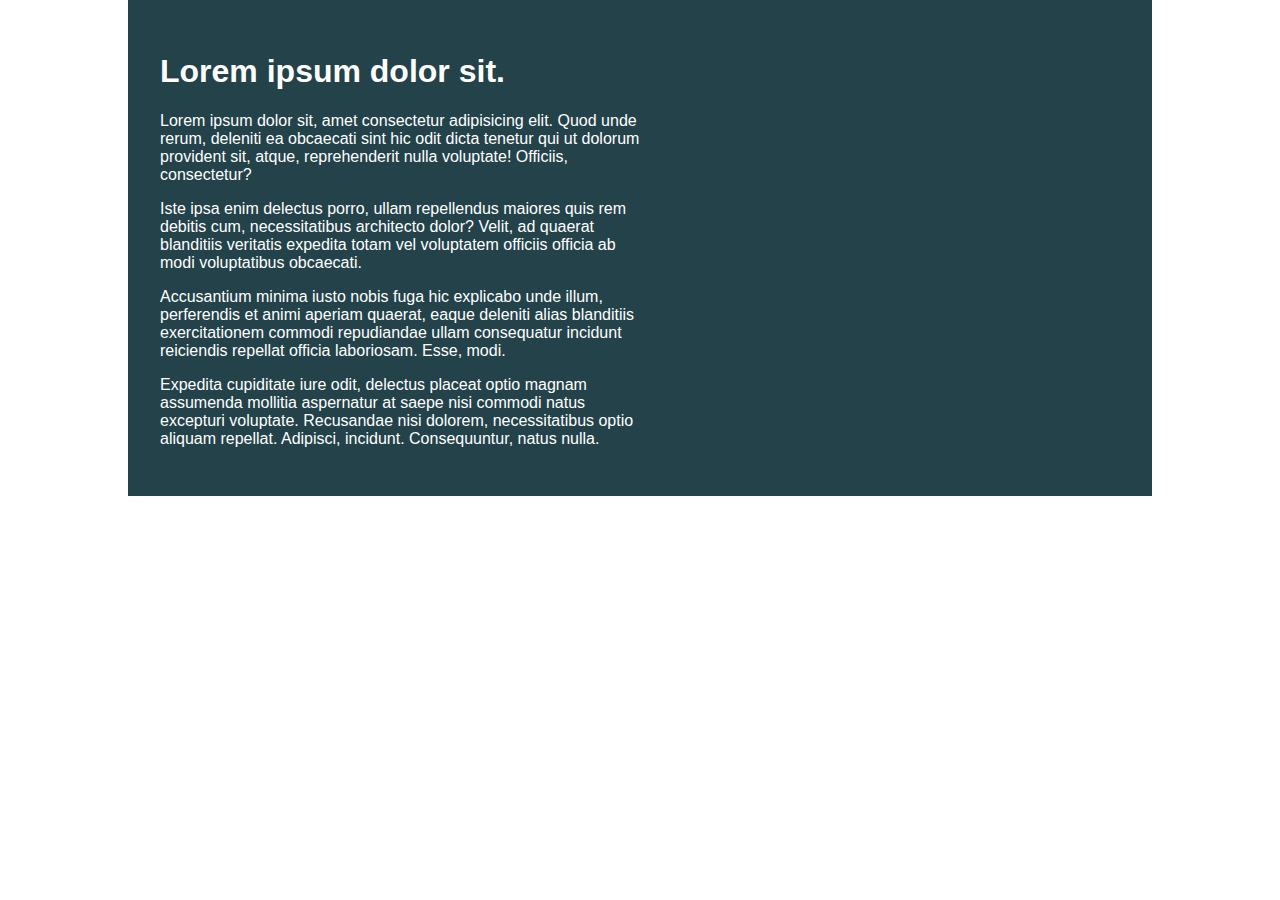
<file: challenge-01/index.html>
<!DOCTYPE html>
<html lang="en">

<head>
    <meta charset="UTF-8">
    <meta name="viewport" content="width=device-width, initial-scale=1.0">
    <title>Day 01</title>

    <link rel="stylesheet" href="style.css">
</head>

<body>
    <div class="container">
        <div class="intro-content">
            <h1>Lorem ipsum dolor sit.</h1>
            <p>Lorem ipsum dolor sit, amet consectetur adipisicing elit. Quod unde rerum, deleniti ea obcaecati sint hic
                odit dicta tenetur qui ut dolorum provident sit, atque, reprehenderit nulla voluptate! Officiis,
                consectetur?</p>
            <p>Iste ipsa enim delectus porro, ullam repellendus maiores quis rem debitis cum, necessitatibus architecto
                dolor? Velit, ad quaerat blanditiis veritatis expedita totam vel voluptatem officiis officia ab modi
                voluptatibus obcaecati.</p>
            <p>Accusantium minima iusto nobis fuga hic explicabo unde illum, perferendis et animi aperiam quaerat, eaque
                deleniti alias blanditiis exercitationem commodi repudiandae ullam consequatur incidunt reiciendis
                repellat officia laboriosam. Esse, modi.</p>
            <p>Expedita cupiditate iure odit, delectus placeat optio magnam assumenda mollitia aspernatur at saepe nisi
                commodi natus excepturi voluptate. Recusandae nisi dolorem, necessitatibus optio aliquam repellat.
                Adipisci, incidunt. Consequuntur, natus nulla.</p>
        </div>
    </div>
</body>

</html>
</file>
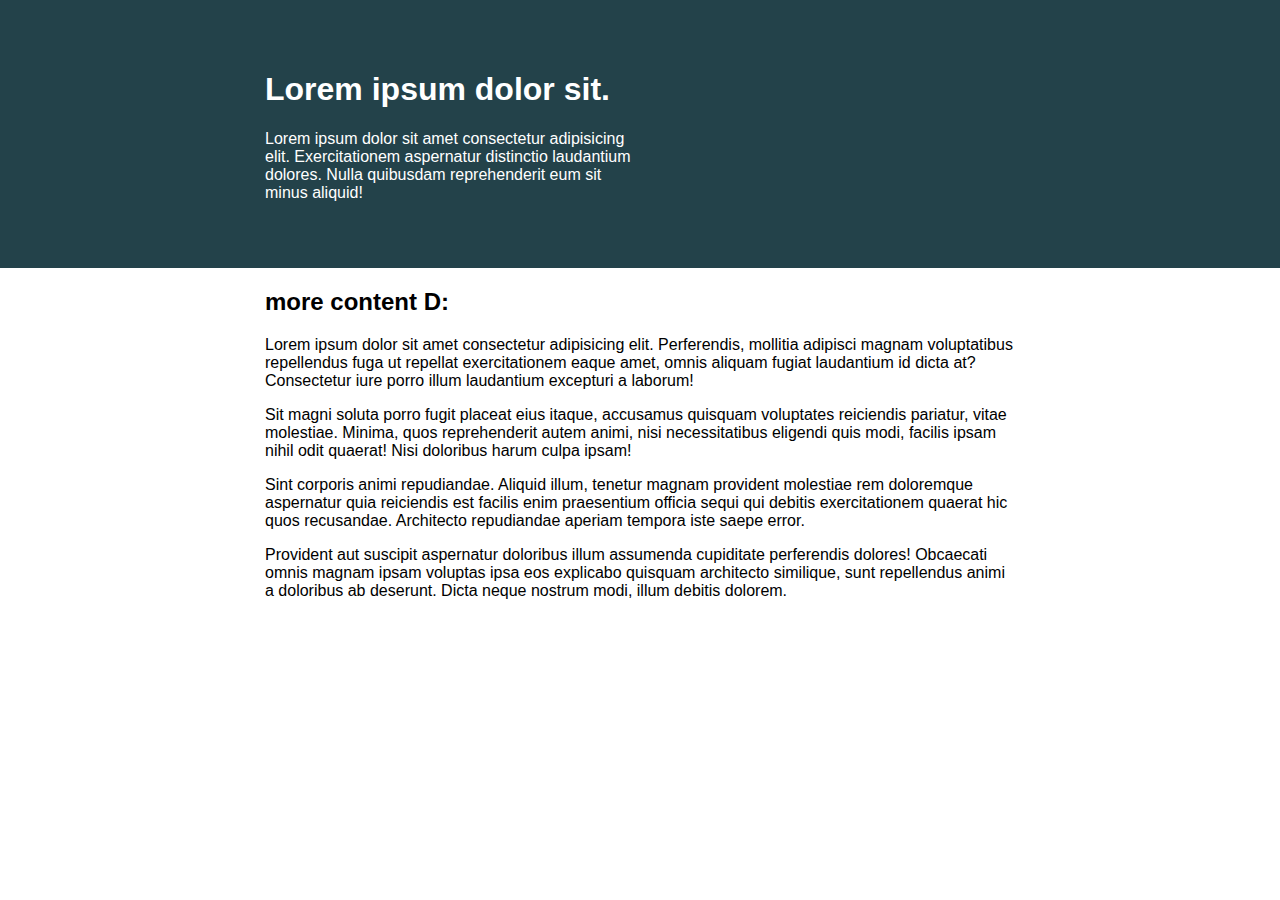
<file: challenge-02/index.html>
<!DOCTYPE html>
<html lang="en">

<head>
    <meta charset="UTF-8">
    <meta name="viewport" content="width=device-width, initial-scale=1.0">
    <title>Day 02</title>

    <link rel="stylesheet" href="style.css">
</head>

<body>

    <div class="container">
        <div class="container-center">
            <div class="intro-content">
                <h1>Lorem ipsum dolor sit.</h1>
                <p>Lorem ipsum dolor sit amet consectetur adipisicing elit. Exercitationem aspernatur distinctio
                    laudantium dolores. Nulla quibusdam reprehenderit eum sit minus aliquid!</p>
            </div>
        </div>
    </div>


    <div class="container-center">
        <h2>more content D:</h2>
        <p>Lorem ipsum dolor sit amet consectetur adipisicing elit. Perferendis, mollitia adipisci magnam voluptatibus
            repellendus fuga ut repellat exercitationem eaque amet, omnis aliquam fugiat laudantium id dicta at?
            Consectetur
            iure porro illum laudantium excepturi a laborum!</p>
        <p>Sit magni soluta porro fugit placeat eius itaque, accusamus quisquam voluptates reiciendis pariatur, vitae
            molestiae. Minima, quos reprehenderit autem animi, nisi necessitatibus eligendi quis modi, facilis ipsam
            nihil
            odit quaerat! Nisi doloribus harum culpa ipsam!</p>
        <p>Sint corporis animi repudiandae. Aliquid illum, tenetur magnam provident molestiae rem doloremque aspernatur
            quia
            reiciendis est facilis enim praesentium officia sequi qui debitis exercitationem quaerat hic quos
            recusandae.
            Architecto repudiandae aperiam tempora iste saepe error.</p>
        <p>Provident aut suscipit aspernatur doloribus illum assumenda cupiditate perferendis dolores! Obcaecati omnis
            magnam ipsam voluptas ipsa eos explicabo quisquam architecto similique, sunt repellendus animi a doloribus
            ab
            deserunt. Dicta neque nostrum modi, illum debitis dolorem.</p>
    </div>


</body>

</html>
</file>
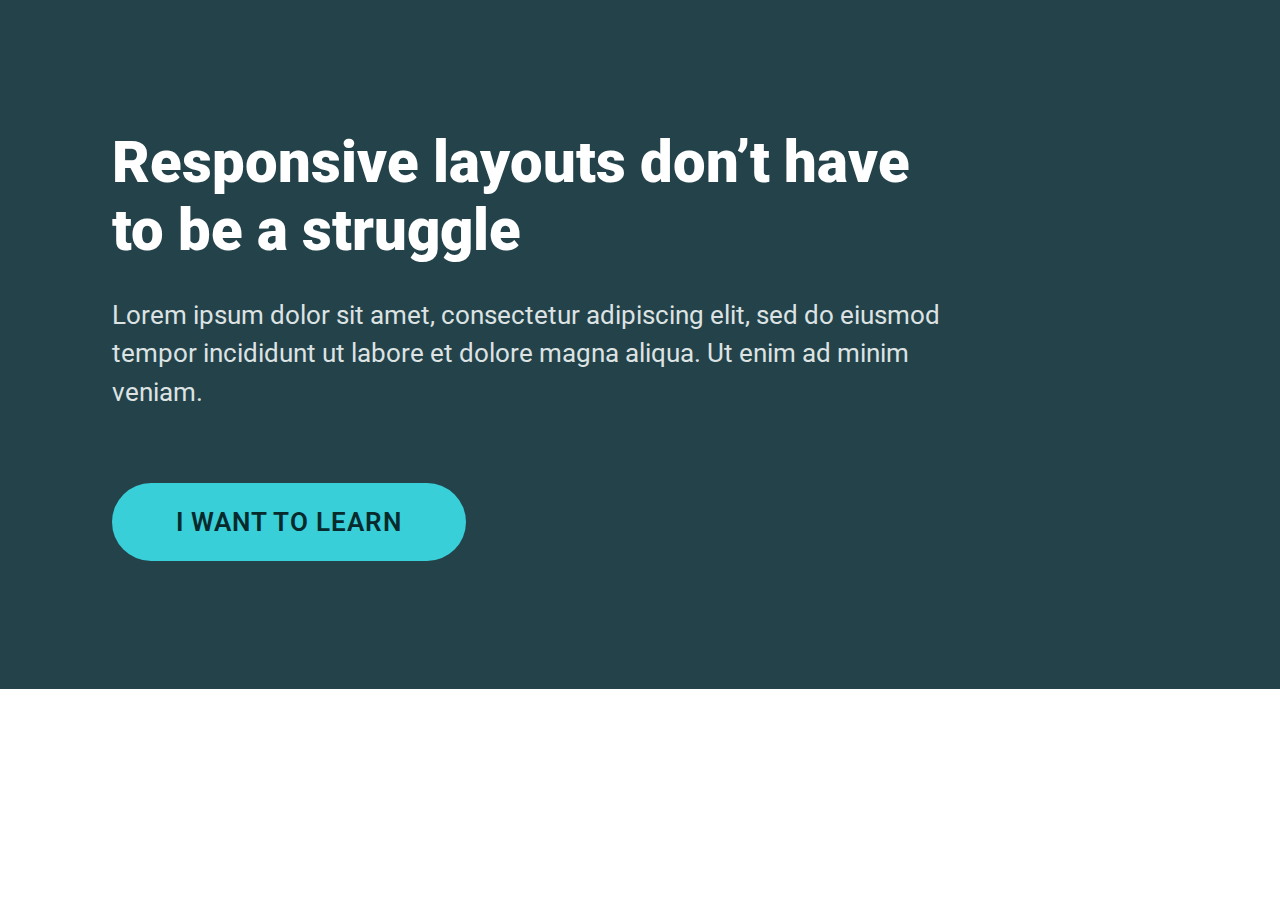
<file: challenge-03/index.html>
<!DOCTYPE html>
<html lang="en">

<head>
    <meta charset="UTF-8">
    <meta http-equiv="X-UA-Compatible" content="IE=edge">
    <meta name="viewport" content="width=device-width, initial-scale=1.0">
    <link href="https://fonts.googleapis.com/css2?family=Roboto:wght@300;400;500;700;900&display=swap" rel="stylesheet">
    <link rel="stylesheet" href="styles.css">
    <title>Day 03</title>
</head>

<body>
    <div class="hero">
        <div class="container">
            <h1 class="title">
                Responsive layouts don’t have
                to be a struggle
            </h1>
            <p class="paragraph">
                Lorem ipsum dolor sit amet, consectetur adipiscing elit, sed do eiusmod
                tempor incididunt ut labore et dolore magna aliqua. Ut enim ad minim
                veniam.
            </p>
            <a class="button" href="#">I want to learn</a>
        </div>
    </div>
</body>

</html>
</file>
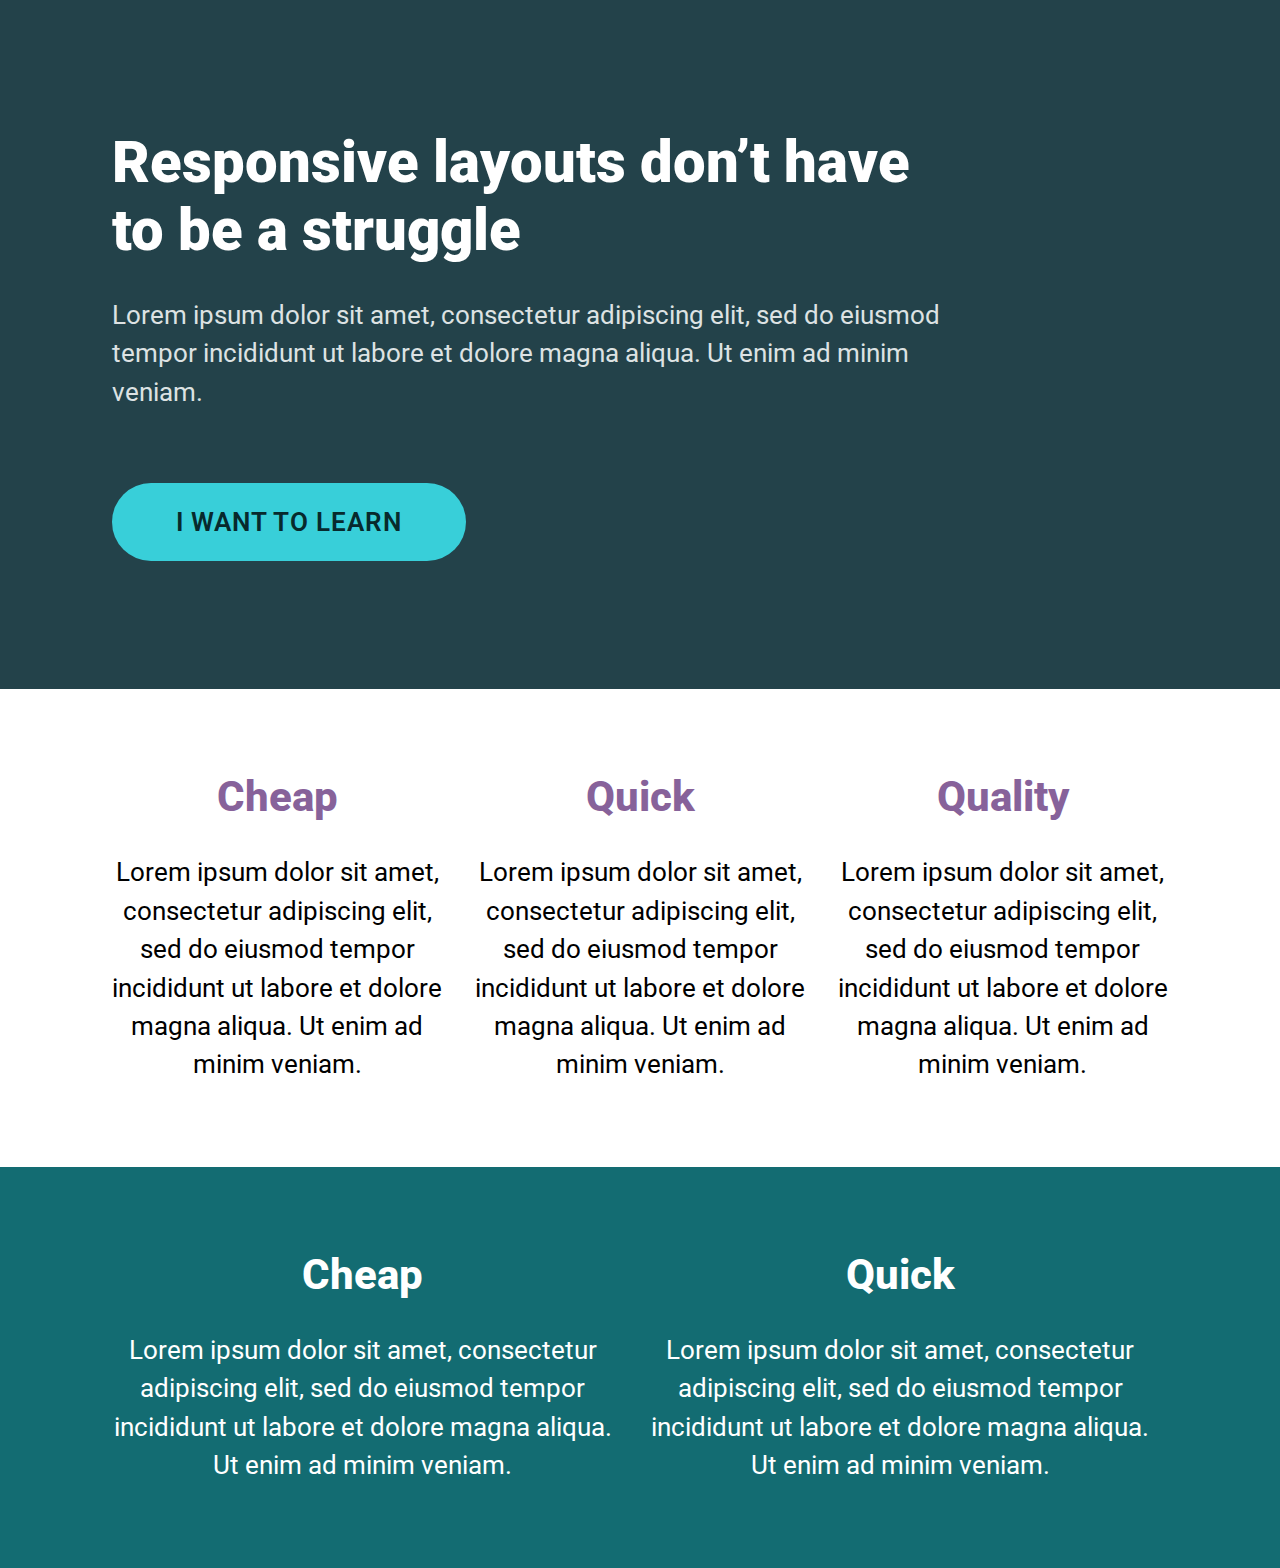
<file: challenge-04/index.html>
<!DOCTYPE html>
<html lang="en">

<head>
    <meta charset="UTF-8">
    <meta http-equiv="X-UA-Compatible" content="IE=edge">
    <meta name="viewport" content="width=device-width, initial-scale=1.0">
    <link href="https://fonts.googleapis.com/css2?family=Roboto:wght@300;400;500;700;900&display=swap" rel="stylesheet">
    <link rel="stylesheet" href="styles.css">
    <title>Day 03</title>
</head>

<body>
    <div class="hero">
        <div class="container">
            <h1 class="title">
                Responsive layouts don’t have
                to be a struggle
            </h1>
            <p class="hero__paragraph paragraph">
                Lorem ipsum dolor sit amet, consectetur adipiscing elit, sed do eiusmod
                tempor incididunt ut labore et dolore magna aliqua. Ut enim ad minim
                veniam.
            </p>
            <a class="button" href="#">I want to learn</a>
        </div>
    </div>
    <div class="flex-container">
        <div class="article">
            <h2 class="article__heading article__heading--purple">Cheap</h2>
            <p class="paragraph">
                Lorem ipsum dolor sit amet, consectetur
                adipiscing elit, sed do eiusmod tempor
                incididunt ut labore et dolore magna
                aliqua. Ut enim ad minim veniam.
            </p>
        </div>
        <div class="article">
            <h2 class="article__heading article__heading--purple">Quick</h2>
            <p class="paragraph">
                Lorem ipsum dolor sit amet, consectetur
                adipiscing elit, sed do eiusmod tempor
                incididunt ut labore et dolore magna
                aliqua. Ut enim ad minim veniam.
            </p>
        </div>
        <div class="article">
            <h2 class="article__heading article__heading--purple">Quality</h2>
            <p class="paragraph">
                Lorem ipsum dolor sit amet, consectetur
                adipiscing elit, sed do eiusmod tempor
                incididunt ut labore et dolore magna
                aliqua. Ut enim ad minim veniam.
            </p>
        </div>
    </div>
    <div class="wrapper">
        <div class="wrapper-inner">
            <div class="article">
                <h2 class="article__heading">Cheap</h2>
                <p class="paragraph">
                    Lorem ipsum dolor sit amet, consectetur
                    adipiscing elit, sed do eiusmod tempor
                    incididunt ut labore et dolore magna
                    aliqua. Ut enim ad minim veniam.
                </p>
            </div>
            <div class="article">
                <h2 class="article__heading">Quick</h2>
                <p class="paragraph">
                    Lorem ipsum dolor sit amet, consectetur
                    adipiscing elit, sed do eiusmod tempor
                    incididunt ut labore et dolore magna
                    aliqua. Ut enim ad minim veniam.
                </p>
            </div>
        </div>
    </div>

</body>

</html>
</file>
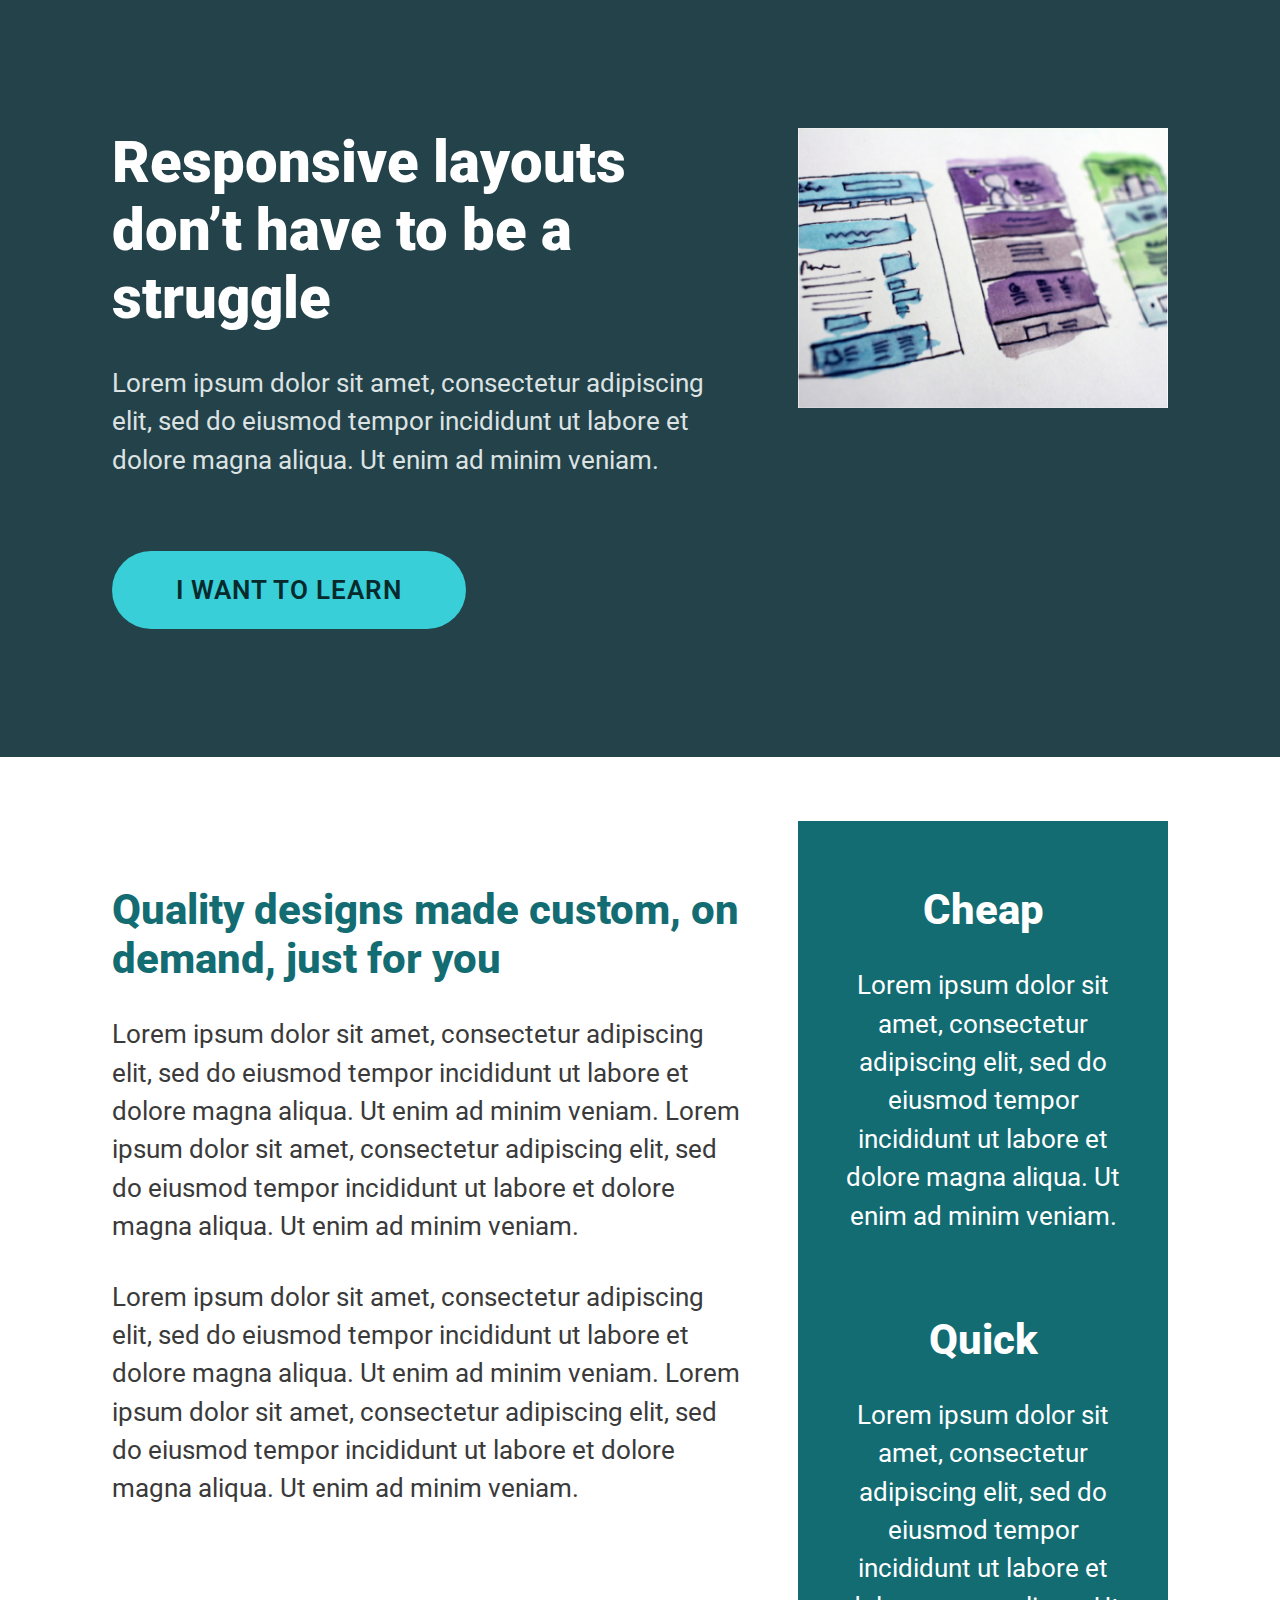
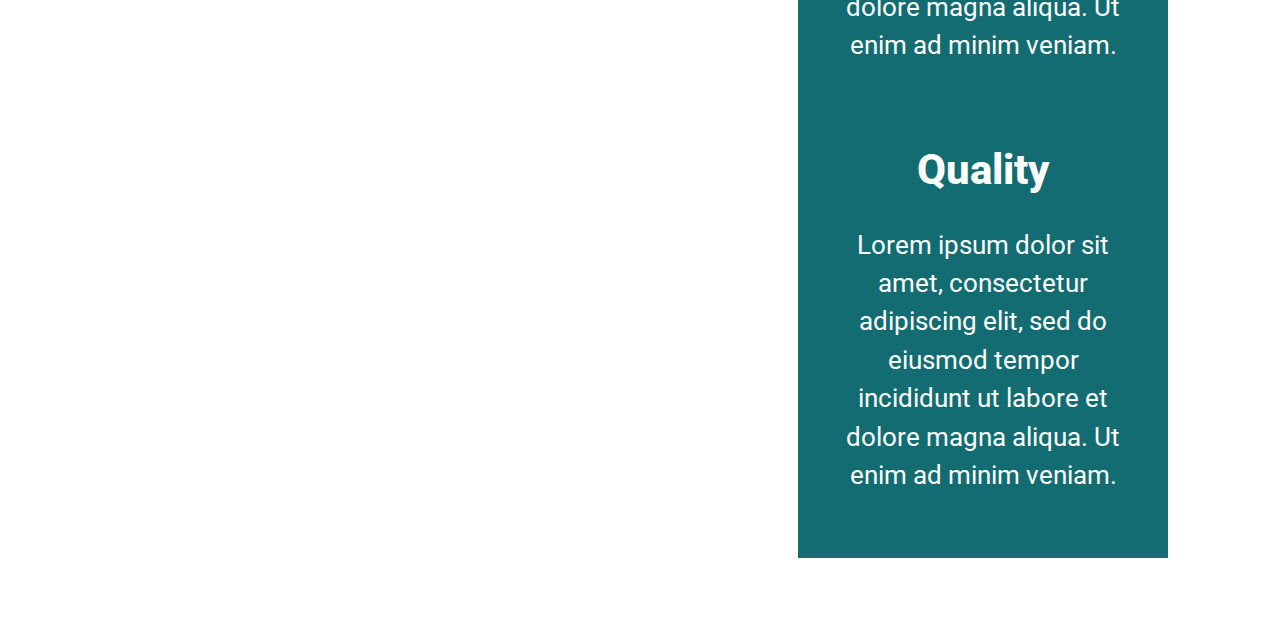
<file: challenge-05/index.html>
<!DOCTYPE html>
<html lang="en">

<head>
    <meta charset="UTF-8">
    <meta http-equiv="X-UA-Compatible" content="IE=edge">
    <meta name="viewport" content="width=device-width, initial-scale=1.0">
    <link href="https://fonts.googleapis.com/css2?family=Roboto:wght@300;400;500;700;900&display=swap" rel="stylesheet">
    <link rel="stylesheet" href="styles.css">
    <title>Day 03</title>
</head>

<body>
    <div class="hero">
        <div class="d-flex">
            <div class="hero__text">
                <h1 class="title">
                    Responsive layouts don’t have
                    to be a struggle
                </h1>
                <p class="hero__paragraph paragraph">
                    Lorem ipsum dolor sit amet, consectetur adipiscing elit, sed do eiusmod
                    tempor incididunt ut labore et dolore magna aliqua. Ut enim ad minim
                    veniam.
                </p>
                <a class="button" href="#">I want to learn</a>
            </div>
            <div class="hero__img-wrapper">
                <img class="hero__img" src="./hero-img.jpg" alt="layout sketches">
            </div>
        </div>
    </div>
    <div class="container d-flex">
        <section class="article">
            <h2 class="article__heading heading">
                Quality designs made custom, on demand,
                just for you
            </h2>
            <p class="article__paragraph paragraph">Lorem ipsum dolor sit amet, consectetur adipiscing elit, sed do
                eiusmod
                tempor incididunt ut labore et dolore magna aliqua. Ut enim ad minim
                veniam. Lorem ipsum dolor sit amet, consectetur adipiscing elit, sed do
                eiusmod tempor incididunt ut labore et dolore magna aliqua. Ut enim ad
                minim veniam.</p>
            <p class="article__paragraph paragraph">Lorem ipsum dolor sit amet, consectetur adipiscing elit, sed do
                eiusmod
                tempor incididunt ut labore et dolore magna aliqua. Ut enim ad minim
                veniam. Lorem ipsum dolor sit amet, consectetur adipiscing elit, sed do
                eiusmod tempor incididunt ut labore et dolore magna aliqua. Ut enim ad
                minim veniam.</p>
        </section>
        <div class="sidebar d-flex d-flex--col">
            <div class="sidebar__card">
                <h2 class="sidebar__heading heading">Cheap</h2>
                <p class="paragraph">
                    Lorem ipsum dolor sit amet, consectetur
                    adipiscing elit, sed do eiusmod tempor
                    incididunt ut labore et dolore magna
                    aliqua. Ut enim ad minim veniam.
                </p>
            </div>
            <div class="sidebar__card">
                <h2 class="sidebar__heading heading">Quick</h2>
                <p class="paragraph">
                    Lorem ipsum dolor sit amet, consectetur
                    adipiscing elit, sed do eiusmod tempor
                    incididunt ut labore et dolore magna
                    aliqua. Ut enim ad minim veniam.
                </p>
            </div>
            <div class="sidebar__card">
                <h2 class="sidebar__heading heading">Quality</h2>
                <p class="paragraph">
                    Lorem ipsum dolor sit amet, consectetur
                    adipiscing elit, sed do eiusmod tempor
                    incididunt ut labore et dolore magna
                    aliqua. Ut enim ad minim veniam.
                </p>
            </div>
        </div>
    </div>
</body>

</html>
</file>
<file: challenge-01/style.css>
/* INSTRUCTIONS
 *
 * 1) Limit the total width of
 *    the .intro-conent to about half
 *    of it's parent
 *
 * 2) Stop the text from overflowing
 *    out the bottom at small screen
 *    widths
 *
 * You may modify the HTML if needed
 *
 */

* {
  box-sizing: border-box;
}

body {
  margin: 0;
  font-family: sans-serif;
}

.container {
  background: #23424a;
  color: white;

  width: 80%;
  margin: 0 auto;

  padding: 2em;
}

.intro-content {
  width: 50%;
}
</file>
<file: challenge-02/style.css>
/* INSTRUCTIONS
 *
 * 1) Keep the text inside .intro-content
 *    in the same place, but have the background
 *    extend from one side of the viewport
 *    to the other, no matter how wide or narrow
 *    the browser is.
 *
 * 2) Limit the maximum width of the text in the
 *    bottom area.
 *
 * You may modify the HTML if needed
 * (you probably should for this challenge)
 *
 */

* {
  box-sizing: border-box;
}

body {
  margin: 0;
  font-family: sans-serif;
}

.container {
  margin: 0 auto;
  background: #23424a;
  color: white;
  padding: 50px 0;
}

.container-center {
  width: 80%;
  max-width: 750px;
  margin: 0 auto;
}

.intro-content {
  width: 50%;
}
</file>
<file: challenge-03/styles.css>
:root {
    --color-primary-200: #38CFD9;
    --color-primary-400: #136C72;
    --color-primary-600: #23424A;
    --color-primary-800: #072a2d;

    --color-neutral-100: #fff;
    --color-neutral-200: #dde2e3;
}

* {
    margin: 0;
    padding: 0;
    box-sizing: border-box;
}

a {
    text-decoration: none;
}

.hero {
    padding: 10vw 8.75vw;
    background-color: var(--color-primary-600);
    color: var(--color-neutral-100);
    font-family: 'Roboto', sans-serif;
}

.container {
    width: 100%;
    max-width: 850px;
}

.title {
    margin-bottom: 2rem;
    font-size: 2.5rem;
    font-weight: 900;
}

.paragraph {
    margin-bottom: 4.5rem;
    color: var(--color-neutral-200);
    font-size: 1.2rem;
    line-height: 1.5;
}

.button {
    display: inline-block;
    border-radius: 100px;
    padding: 1.5rem 4rem;
    background-color: var(--color-primary-200);
    color: var(--color-primary-800);
    text-transform: uppercase;
    font-weight: 600;
    font-size: 1.2rem;
    letter-spacing: 1px;
}

@media screen and (min-width: 700px) {
    .title {
        font-size: 3.625rem;
    }

    .paragraph {
        font-size: 1.6rem
    }

    .button {
        font-size: 1.625rem;
    }
}
</file>
<file: challenge-04/styles.css>
:root {
    --color-primary-200: #38CFD9;
    --color-primary-400: #136C72;
    --color-primary-600: #23424A;
    --color-primary-800: #072a2d;

    --color-accent-400: #87629A;

    --color-neutral-100: #fff;
    --color-neutral-200: #dde2e3;

    --padding-block-l-vw: 10vw;
    --padding-inline-l-vw: 8.75vw;
    --padding-block-m-vw: 6.5vw;
}

* {
    margin: 0;
    padding: 0;
    box-sizing: border-box;
}

a {
    text-decoration: none;
}

body {
    font-family: 'Roboto', sans-serif;
}

.hero {
    padding: var(--padding-block-l-vw) var(--padding-inline-l-vw);
    background-color: var(--color-primary-600);
    color: var(--color-neutral-100);
}

.container {
    width: 100%;
    max-width: 850px;
}

.title {
    margin-bottom: 2rem;
    font-size: 2.5rem;
    font-weight: 900;
}

.paragraph {
    font-size: 1.2rem;
    line-height: 1.5;
}

.hero__paragraph {
    margin-bottom: 4.5rem;
    color: var(--color-neutral-200);
}

.button {
    display: inline-block;
    border-radius: 100px;
    padding: 1.5rem 4rem;
    background-color: var(--color-primary-200);
    color: var(--color-primary-800);
    text-transform: uppercase;
    font-weight: 600;
    font-size: 1.2rem;
    letter-spacing: 1px;
}

.flex-container {
    padding: var(--padding-block-m-vw) var(--padding-inline-l-vw);
    display: flex;
    flex-direction: column;
    align-content: center;
    gap: 2rem;
}

.article {
    text-align: center;
}

.article__heading {
    margin-bottom: 2rem;
    font-size: 2.6rem;
    font-weight: 800;
    color: var(--color-neutral-100);
}

.article__heading.article__heading--purple {
    color: var(--color-accent-400);
}

.wrapper {
    padding: var(--padding-block-m-vw) var(--padding-inline-l-vw);
    background-color: var(--color-primary-400);
    color: var(--color-neutral-100);
}

.wrapper__inner {
    margin: 0 auto;
}

.wrapper .article:nth-child(2) {
    margin-top: 2rem;
}

@media screen and (min-width: 700px) {
    .title {
        font-size: 3.625rem;
    }

    .paragraph {
        font-size: 1.6rem
    }

    .button {
        font-size: 1.625rem;
    }

    .wrapper .article {
        display: inline-block;
        width: calc(49% - 1rem);
    }

    .wrapper .article:nth-child(2) {
        margin-top: 0;
        margin-left: 2rem;
    }
}

@media screen and (min-width: 1200px) {
    .flex-container {
        flex-direction: row;
    }
}
</file>
<file: challenge-05/styles.css>
:root {
    --color-primary-200: #38CFD9;
    --color-primary-400: #136C72;
    --color-primary-600: #23424A;
    --color-primary-800: #072a2d;

    --color-accent-400: #87629A;

    --color-neutral-100: #fff;
    --color-neutral-200: #dde2e3;
    --color-neutral-700: #3A3A3A;

    --padding-block-l-vw: 10vw;
    --padding-inline-l-vw: 8.75vw;
    --padding-block-m-vw: 6.5vw;

    --padding-block-m: 4rem;
    --padding-inline-m: 2rem;
}

* {
    margin: 0;
    padding: 0;
    box-sizing: border-box;
}

body {
    font-family: 'Roboto', sans-serif;
}

a {
    text-decoration: none;
}

img {
    max-width: 100%;
}

.heading {
    margin-bottom: 2rem;
    font-size: 2.6rem;
    font-weight: 800;
}

.d-flex {
    display: flex;
    justify-content: space-between;
}

.d-flex--col {
    flex-direction: column;
}

.hero {
    padding: var(--padding-block-l-vw) var(--padding-inline-l-vw);
    background-color: var(--color-primary-600);
    color: var(--color-neutral-100);
}

.hero__text {
    width: 60%;
    max-width: 850px;
}

.hero__img-wrapper {
    width: 35%;
}

.hero__img {
    width: 100%;
}

.title {
    margin-bottom: 2rem;
    font-size: 2.5rem;
    font-weight: 900;
}

.paragraph {
    font-size: 1.2rem;
    line-height: 1.5;
}

.hero__paragraph {
    margin-bottom: 4.5rem;
    color: var(--color-neutral-200);
}

.button {
    display: inline-block;
    border-radius: 100px;
    padding: 1.5rem 4rem;
    background-color: var(--color-primary-200);
    color: var(--color-primary-800);
    text-transform: uppercase;
    font-weight: 600;
    font-size: 1.2rem;
    letter-spacing: 1px;
}

.container.d-flex {
    padding: var(--padding-block-m) var(--padding-inline-l-vw)
}

.article {
    width: 60%;
    padding-block: var(--padding-block-m);
}

.article__heading {
    color: var(--color-primary-400);
}

.article__paragraph {
    color: var(--color-neutral-700);
}

.article__paragraph+.article__paragraph {
    margin-top: 2rem;
}

.sidebar {
    gap: 5rem;
    padding: var(--padding-block-m) var(--padding-inline-m);
    width: 35%;
    background-color: var(--color-primary-400);
    text-align: center;
    color: var(--color-neutral-100);
}

@media screen and (min-width: 700px) {
    .title {
        font-size: 3.625rem;
    }

    .paragraph {
        font-size: 1.6rem
    }

    .button {
        font-size: 1.625rem;
    }
}
</file>
